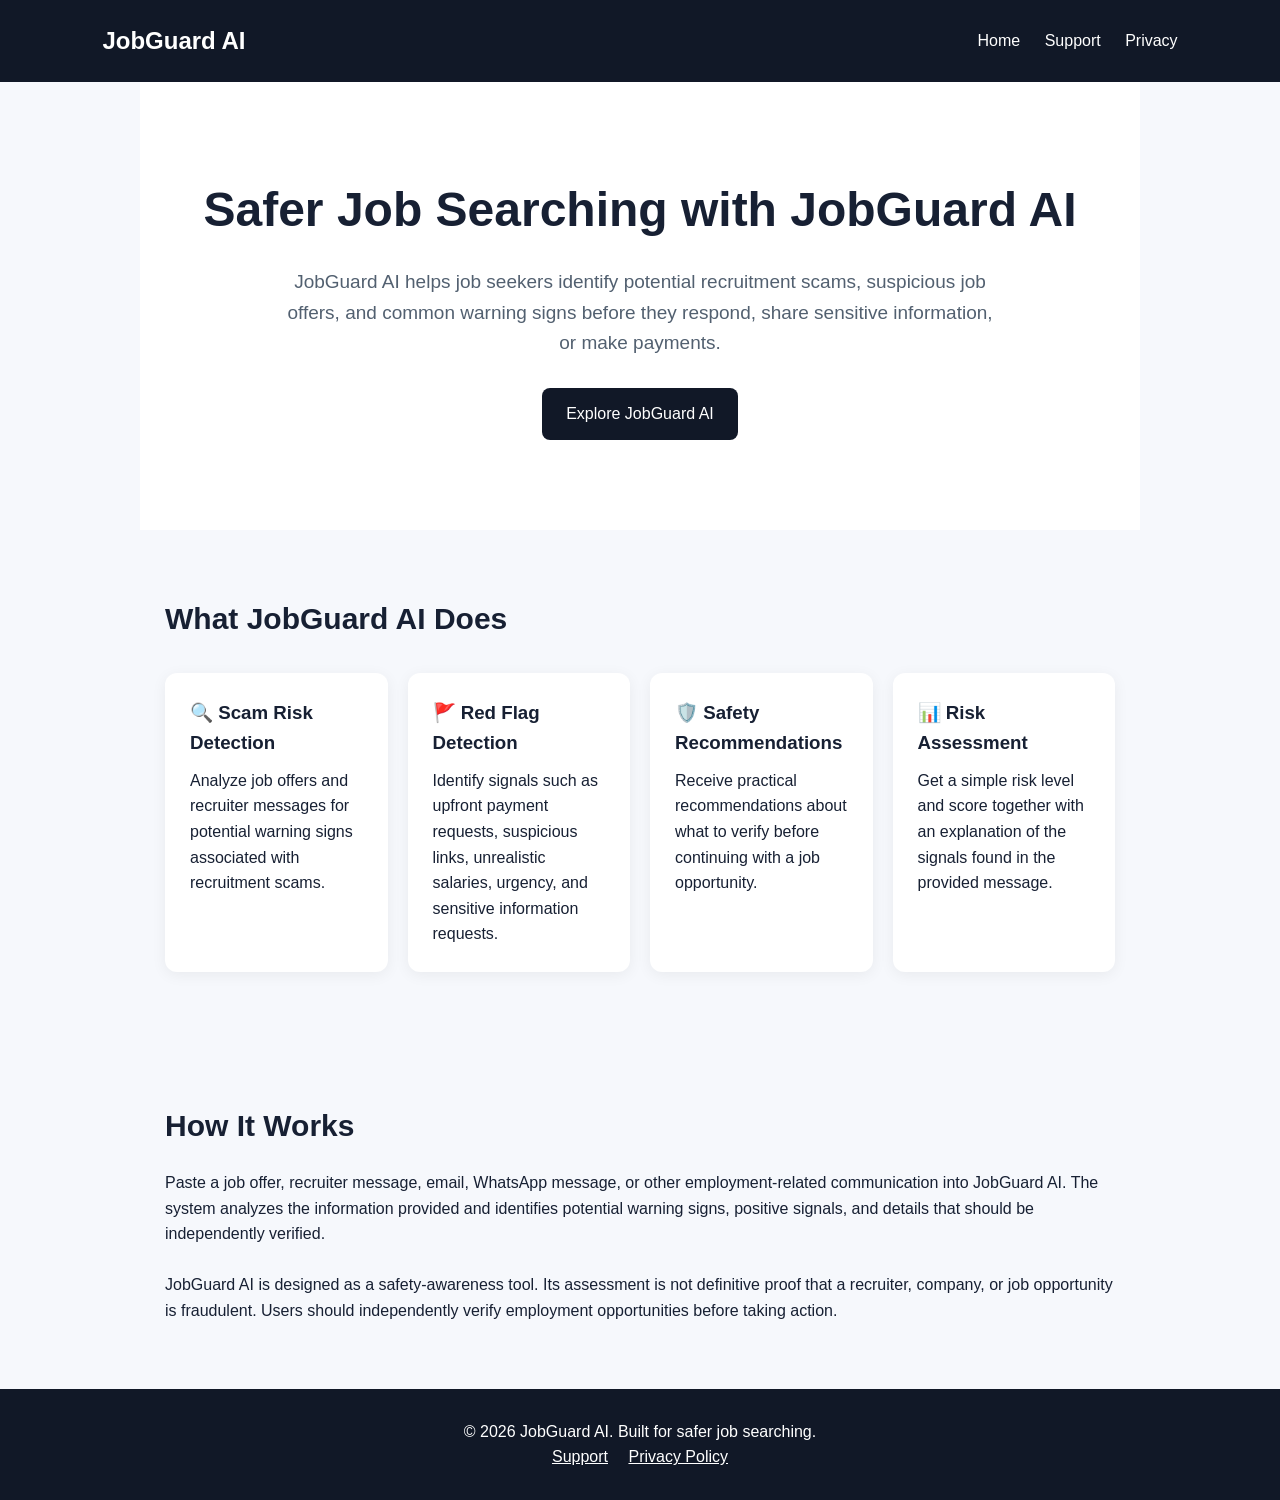
<file: website/index.html>
<!DOCTYPE html>
<html lang="en">
<head>
  <meta charset="UTF-8">
  <meta name="viewport" content="width=device-width, initial-scale=1.0">
  <title>JobGuard AI - Safer Job Searching</title>
  <meta name="description" content="JobGuard AI helps job seekers identify potential recruitment scams and suspicious job offers.">
  <style>
    * {
      box-sizing: border-box;
      margin: 0;
      padding: 0;
    }

    body {
      font-family: Arial, sans-serif;
      line-height: 1.6;
      color: #172033;
      background: #f6f8fc;
    }

    header {
      background: #111827;
      color: white;
      padding: 22px 8%;
    }

    nav {
      display: flex;
      justify-content: space-between;
      align-items: center;
      gap: 20px;
    }

    .logo {
      font-size: 24px;
      font-weight: bold;
    }

    nav a {
      color: white;
      text-decoration: none;
      margin-left: 20px;
    }

    .hero {
      text-align: center;
      padding: 90px 20px;
      background: white;
    }

    .hero h1 {
      font-size: 48px;
      margin-bottom: 18px;
    }

    .hero p {
      max-width: 720px;
      margin: auto;
      font-size: 19px;
      color: #526070;
    }

    .button {
      display: inline-block;
      margin-top: 30px;
      padding: 13px 24px;
      background: #111827;
      color: white;
      text-decoration: none;
      border-radius: 8px;
    }

    section {
      max-width: 1000px;
      margin: auto;
      padding: 65px 25px;
    }

    h2 {
      margin-bottom: 20px;
      font-size: 30px;
    }

    .features {
      display: grid;
      grid-template-columns: repeat(auto-fit, minmax(220px, 1fr));
      gap: 20px;
      margin-top: 30px;
    }

    .card {
      background: white;
      padding: 25px;
      border-radius: 12px;
      box-shadow: 0 3px 15px rgba(0,0,0,0.06);
    }

    .card h3 {
      margin-bottom: 10px;
    }

    footer {
      text-align: center;
      padding: 30px;
      background: #111827;
      color: white;
    }

    footer a {
      color: white;
      margin: 0 8px;
    }
  </style>
</head>

<body>

<header>
  <nav>
    <div class="logo">JobGuard AI</div>
    <div>
      <a href="index.html">Home</a>
      <a href="support.html">Support</a>
      <a href="privacy.html">Privacy</a>
    </div>
  </nav>
</header>

<main>

  <section class="hero">
    <h1>Safer Job Searching with JobGuard AI</h1>

    <p>
      JobGuard AI helps job seekers identify potential recruitment scams,
      suspicious job offers, and common warning signs before they respond,
      share sensitive information, or make payments.
    </p>

    <a class="button" href="#features">Explore JobGuard AI</a>
  </section>

  <section id="features">
    <h2>What JobGuard AI Does</h2>

    <div class="features">

      <div class="card">
        <h3>🔍 Scam Risk Detection</h3>
        <p>
          Analyze job offers and recruiter messages for potential warning
          signs associated with recruitment scams.
        </p>
      </div>

      <div class="card">
        <h3>🚩 Red Flag Detection</h3>
        <p>
          Identify signals such as upfront payment requests, suspicious
          links, unrealistic salaries, urgency, and sensitive information
          requests.
        </p>
      </div>

      <div class="card">
        <h3>🛡️ Safety Recommendations</h3>
        <p>
          Receive practical recommendations about what to verify before
          continuing with a job opportunity.
        </p>
      </div>

      <div class="card">
        <h3>📊 Risk Assessment</h3>
        <p>
          Get a simple risk level and score together with an explanation
          of the signals found in the provided message.
        </p>
      </div>

    </div>
  </section>

  <section>
    <h2>How It Works</h2>

    <p>
      Paste a job offer, recruiter message, email, WhatsApp message, or
      other employment-related communication into JobGuard AI. The system
      analyzes the information provided and identifies potential warning
      signs, positive signals, and details that should be independently
      verified.
    </p>

    <br>

    <p>
      JobGuard AI is designed as a safety-awareness tool. Its assessment
      is not definitive proof that a recruiter, company, or job opportunity
      is fraudulent. Users should independently verify employment
      opportunities before taking action.
    </p>
  </section>

</main>

<footer>
  <p>© 2026 JobGuard AI. Built for safer job searching.</p>
  <p>
    <a href="support.html">Support</a>
    <a href="privacy.html">Privacy Policy</a>
  </p>
</footer>

</body>
</html>
</file>
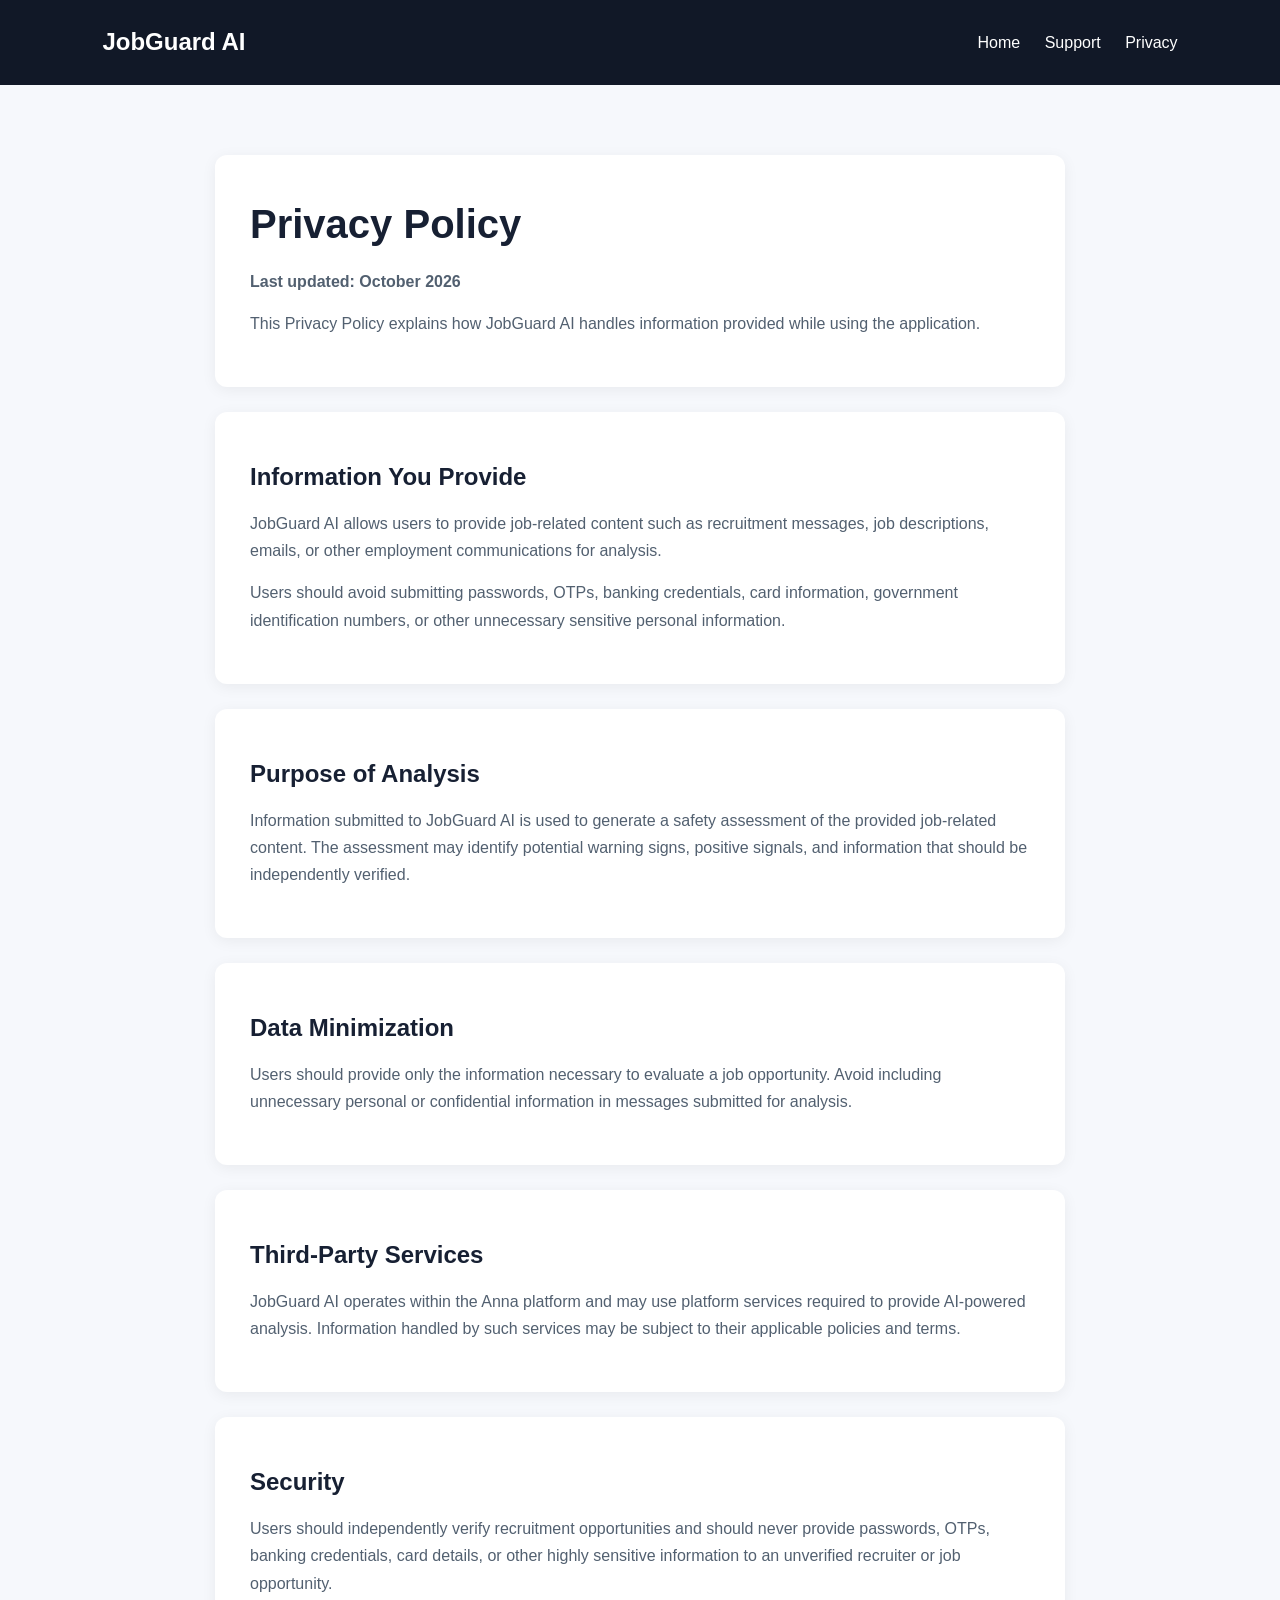
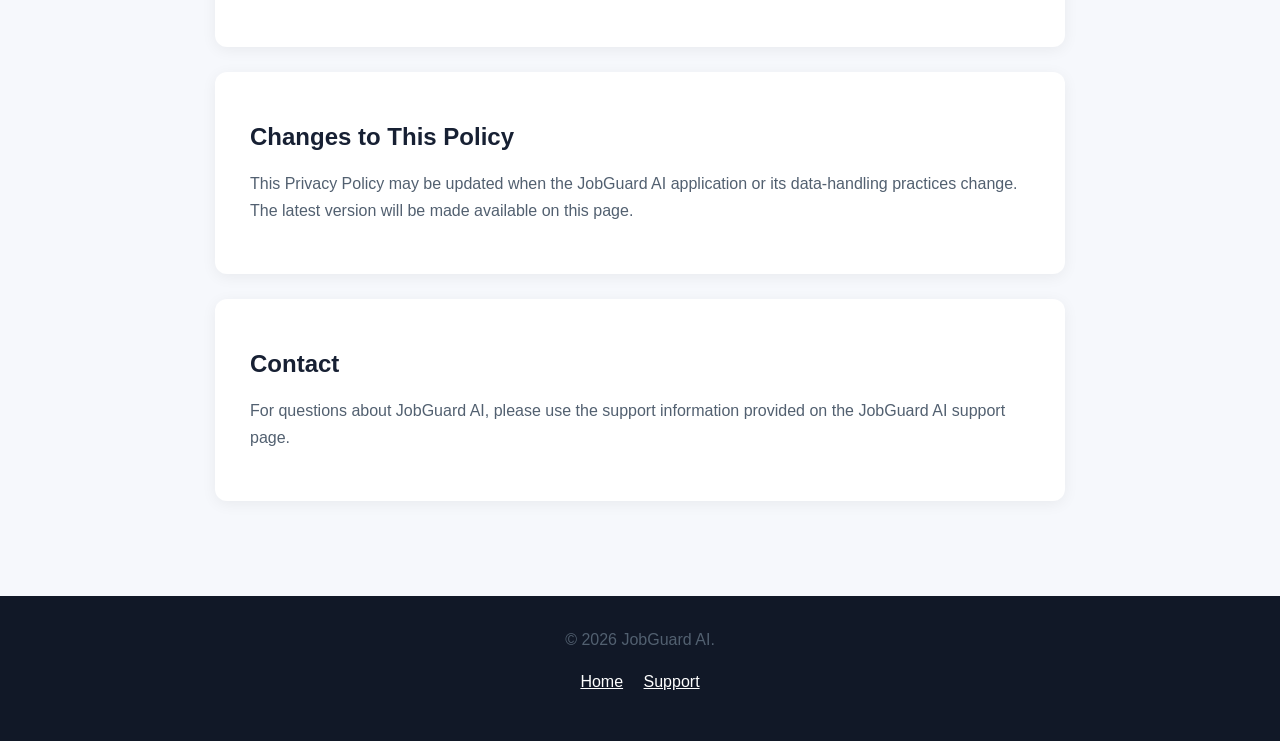
<file: website/privacy.html>
<!DOCTYPE html>
<html lang="en">
<head>
  <meta charset="UTF-8">
  <meta name="viewport" content="width=device-width, initial-scale=1.0">
  <title>JobGuard AI - Privacy Policy</title>
  <meta name="description" content="Privacy Policy for JobGuard AI.">
  <style>
    * {
      box-sizing: border-box;
      margin: 0;
      padding: 0;
    }

    body {
      font-family: Arial, sans-serif;
      line-height: 1.7;
      color: #172033;
      background: #f6f8fc;
    }

    header {
      background: #111827;
      color: white;
      padding: 22px 8%;
    }

    nav {
      display: flex;
      justify-content: space-between;
      align-items: center;
    }

    .logo {
      font-size: 24px;
      font-weight: bold;
    }

    nav a {
      color: white;
      text-decoration: none;
      margin-left: 20px;
    }

    main {
      max-width: 900px;
      margin: auto;
      padding: 70px 25px;
    }

    .card {
      background: white;
      padding: 35px;
      border-radius: 12px;
      margin-bottom: 25px;
      box-shadow: 0 3px 15px rgba(0,0,0,0.06);
    }

    h1 {
      font-size: 40px;
      margin-bottom: 10px;
    }

    h2 {
      margin-top: 10px;
      margin-bottom: 12px;
    }

    p {
      color: #526070;
      margin-bottom: 15px;
    }

    ul {
      margin-left: 25px;
      color: #526070;
      margin-bottom: 15px;
    }

    footer {
      text-align: center;
      padding: 30px;
      background: #111827;
      color: white;
    }

    footer a {
      color: white;
      margin: 0 8px;
    }
  </style>
</head>

<body>

<header>
  <nav>
    <div class="logo">JobGuard AI</div>
    <div>
      <a href="index.html">Home</a>
      <a href="support.html">Support</a>
      <a href="privacy.html">Privacy</a>
    </div>
  </nav>
</header>

<main>

  <div class="card">
    <h1>Privacy Policy</h1>
    <p>
      <strong>Last updated: October 2026</strong>
    </p>

    <p>
      This Privacy Policy explains how JobGuard AI handles information
      provided while using the application.
    </p>
  </div>

  <div class="card">
    <h2>Information You Provide</h2>

    <p>
      JobGuard AI allows users to provide job-related content such as
      recruitment messages, job descriptions, emails, or other employment
      communications for analysis.
    </p>

    <p>
      Users should avoid submitting passwords, OTPs, banking credentials,
      card information, government identification numbers, or other
      unnecessary sensitive personal information.
    </p>
  </div>

  <div class="card">
    <h2>Purpose of Analysis</h2>

    <p>
      Information submitted to JobGuard AI is used to generate a safety
      assessment of the provided job-related content. The assessment may
      identify potential warning signs, positive signals, and information
      that should be independently verified.
    </p>
  </div>

  <div class="card">
    <h2>Data Minimization</h2>

    <p>
      Users should provide only the information necessary to evaluate a
      job opportunity. Avoid including unnecessary personal or confidential
      information in messages submitted for analysis.
    </p>
  </div>

  <div class="card">
    <h2>Third-Party Services</h2>

    <p>
      JobGuard AI operates within the Anna platform and may use platform
      services required to provide AI-powered analysis. Information handled
      by such services may be subject to their applicable policies and
      terms.
    </p>
  </div>

  <div class="card">
    <h2>Security</h2>

    <p>
      Users should independently verify recruitment opportunities and
      should never provide passwords, OTPs, banking credentials, card
      details, or other highly sensitive information to an unverified
      recruiter or job opportunity.
    </p>
  </div>

  <div class="card">
    <h2>Changes to This Policy</h2>

    <p>
      This Privacy Policy may be updated when the JobGuard AI application
      or its data-handling practices change. The latest version will be
      made available on this page.
    </p>
  </div>

  <div class="card">
    <h2>Contact</h2>

    <p>
      For questions about JobGuard AI, please use the support information
      provided on the JobGuard AI support page.
    </p>
  </div>

</main>

<footer>
  <p>© 2026 JobGuard AI.</p>
  <p>
    <a href="index.html">Home</a>
    <a href="support.html">Support</a>
  </p>
</footer>

</body>
</html>
</file>
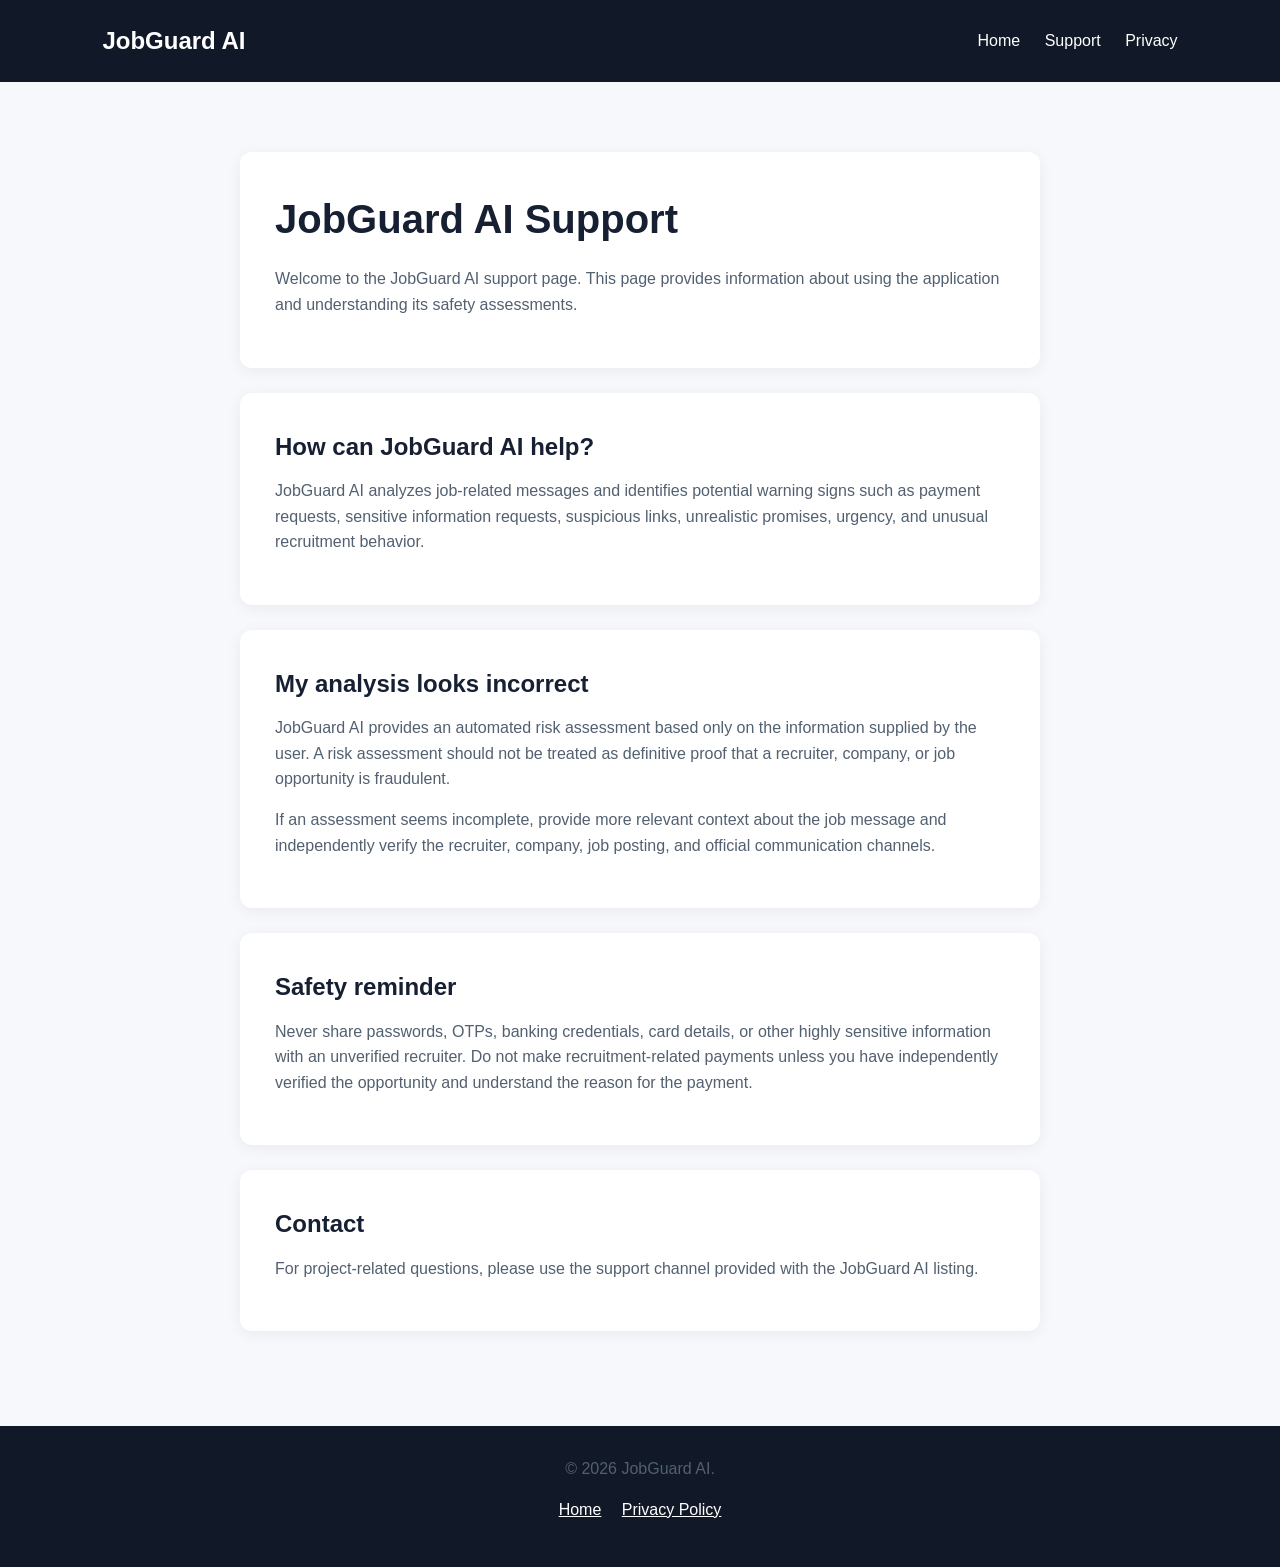
<file: website/support.html>
<!DOCTYPE html>
<html lang="en">
<head>
  <meta charset="UTF-8">
  <meta name="viewport" content="width=device-width, initial-scale=1.0">
  <title>JobGuard AI - Support</title>
  <meta name="description" content="Get support and information about JobGuard AI.">
  <style>
    * {
      box-sizing: border-box;
      margin: 0;
      padding: 0;
    }

    body {
      font-family: Arial, sans-serif;
      line-height: 1.6;
      color: #172033;
      background: #f6f8fc;
    }

    header {
      background: #111827;
      color: white;
      padding: 22px 8%;
    }

    nav {
      display: flex;
      justify-content: space-between;
      align-items: center;
    }

    .logo {
      font-size: 24px;
      font-weight: bold;
    }

    nav a {
      color: white;
      text-decoration: none;
      margin-left: 20px;
    }

    main {
      max-width: 850px;
      margin: auto;
      padding: 70px 25px;
    }

    .card {
      background: white;
      padding: 35px;
      border-radius: 12px;
      margin-bottom: 25px;
      box-shadow: 0 3px 15px rgba(0,0,0,0.06);
    }

    h1 {
      font-size: 40px;
      margin-bottom: 15px;
    }

    h2 {
      margin-bottom: 12px;
    }

    p {
      color: #526070;
      margin-bottom: 15px;
    }

    footer {
      text-align: center;
      padding: 30px;
      background: #111827;
      color: white;
    }

    footer a {
      color: white;
      margin: 0 8px;
    }
  </style>
</head>

<body>

<header>
  <nav>
    <div class="logo">JobGuard AI</div>
    <div>
      <a href="index.html">Home</a>
      <a href="support.html">Support</a>
      <a href="privacy.html">Privacy</a>
    </div>
  </nav>
</header>

<main>

  <div class="card">
    <h1>JobGuard AI Support</h1>
    <p>
      Welcome to the JobGuard AI support page. This page provides
      information about using the application and understanding its
      safety assessments.
    </p>
  </div>

  <div class="card">
    <h2>How can JobGuard AI help?</h2>
    <p>
      JobGuard AI analyzes job-related messages and identifies potential
      warning signs such as payment requests, sensitive information
      requests, suspicious links, unrealistic promises, urgency, and
      unusual recruitment behavior.
    </p>
  </div>

  <div class="card">
    <h2>My analysis looks incorrect</h2>
    <p>
      JobGuard AI provides an automated risk assessment based only on
      the information supplied by the user. A risk assessment should
      not be treated as definitive proof that a recruiter, company, or
      job opportunity is fraudulent.
    </p>
    <p>
      If an assessment seems incomplete, provide more relevant context
      about the job message and independently verify the recruiter,
      company, job posting, and official communication channels.
    </p>
  </div>

  <div class="card">
    <h2>Safety reminder</h2>
    <p>
      Never share passwords, OTPs, banking credentials, card details,
      or other highly sensitive information with an unverified recruiter.
      Do not make recruitment-related payments unless you have independently
      verified the opportunity and understand the reason for the payment.
    </p>
  </div>

  <div class="card">
    <h2>Contact</h2>
    <p>
      For project-related questions, please use the support channel
      provided with the JobGuard AI listing.
    </p>
  </div>

</main>

<footer>
  <p>© 2026 JobGuard AI.</p>
  <p>
    <a href="index.html">Home</a>
    <a href="privacy.html">Privacy Policy</a>
  </p>
</footer>

</body>
</html>
</file>
